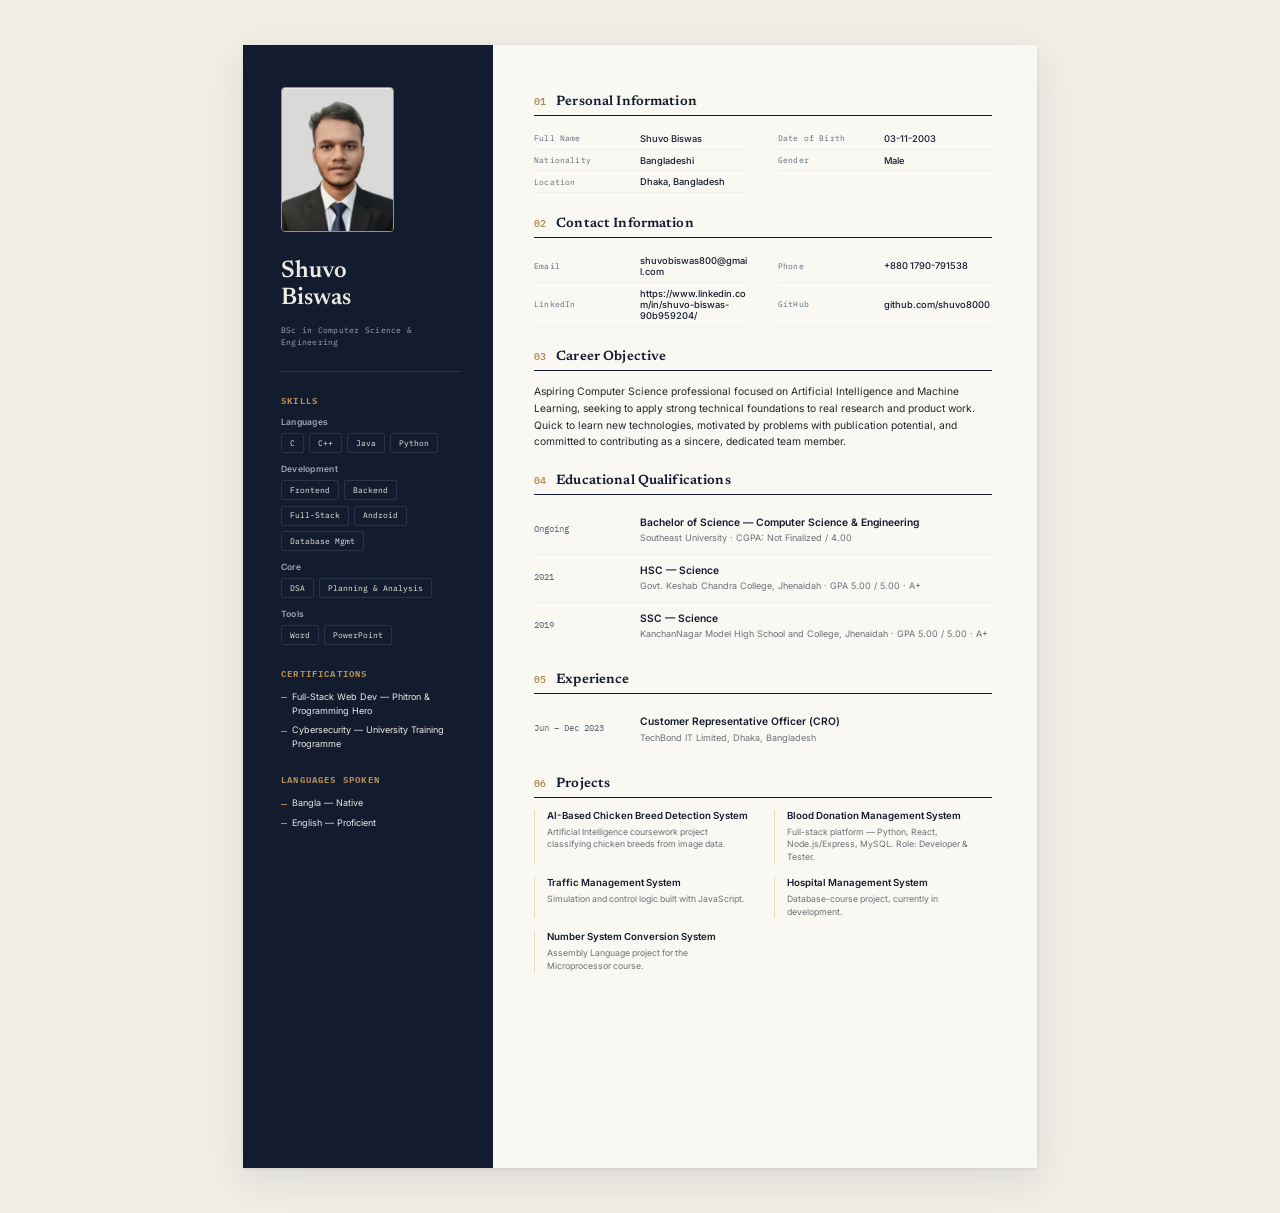
<file: index.html>
<!DOCTYPE html>
<html lang="en">
<head>
  <meta charset="UTF-8">
  <meta name="viewport" content="width=device-width, initial-scale=1.0">

  <title>Shuvo Biswas — CV</title>

  <link rel="preconnect" href="https://fonts.googleapis.com">
  <link rel="preconnect" href="https://fonts.gstatic.com" crossorigin>

  <link
    href="https://fonts.googleapis.com/css2?family=IBM+Plex+Mono:wght@400;500&family=Inter:wght@400;500;600&family=Newsreader:wght@500;600&display=swap"
    rel="stylesheet"
  >

  <link rel="stylesheet" href="style.css">
</head>

<body>

  <div class="page">

    
    <!--Sidebar -->

    <aside class="side">

      <!-- Profile Photo -->
      <div class="pic">
        <img src="./shuvo_img.png" alt="Shuvo Biswas">
      </div>

      <h1 class="nm">Shuvo<br>Biswas</h1>

      <p class="role">
        BSc in Computer Science &amp; Engineering
      </p>


      <!-- Skills -->
      <section class="side-sec" aria-label="Skills">

        <h2 class="side-title">Skills</h2>

        <h3 class="skill">Languages</h3>

        <ul class="tags">
          <li>C</li>
          <li>C++</li>
          <li>Java</li>
          <li>Python</li>
        </ul>


        <h3 class="skill">Development</h3>

        <ul class="tags">
          <li>Frontend</li>
          <li>Backend</li>
          <li>Full-Stack</li>
          <li>Android</li>
          <li>Database Mgmt</li>
        </ul>


        <h3 class="skill">Core</h3>

        <ul class="tags">
          <li>DSA</li>
          <li>Planning &amp; Analysis</li>
        </ul>


        <h3 class="skill">Tools</h3>

        <ul class="tags">
          <li>Word</li>
          <li>PowerPoint</li>
        </ul>

      </section>


      <!-- Certifications -->
      <section class="side-sec" aria-label="Certifications">

        <h2 class="side-title">Certifications</h2>

        <ul class="plain">
          <li>
            Full-Stack Web Dev — Phitron &amp; Programming Hero
          </li>

          <li>
            Cybersecurity — University Training Programme
          </li>
        </ul>

      </section>


      <!-- Languages -->
      <section class="side-sec" aria-label="Language Skill">

        <h2 class="side-title">Languages Spoken</h2>

        <ul class="plain">
          <li>Bangla — Native</li>
          <li>English — Proficient</li>
        </ul>

      </section>

    </aside>


    <!-- Main -->

    <main class="main">


      <!-- Personal Information -->
      <section class="sec" aria-label="Personal Information">

        <h2 class="sec-title">
          <span class="num">01</span>
          Personal Information
        </h2>

        <dl class="info">

          <div class="info-row">
            <dt>Full Name</dt>
            <dd>Shuvo Biswas</dd>
          </div>

          <div class="info-row">
            <dt>Date of Birth</dt>
            <dd>03-11-2003</dd>
          </div>

          <div class="info-row">
            <dt>Nationality</dt>
            <dd>Bangladeshi</dd>
          </div>

          <div class="info-row">
            <dt>Gender</dt>
            <dd>Male</dd>
          </div>

          <div class="info-row">
            <dt>Location</dt>
            <dd>Dhaka, Bangladesh</dd>
          </div>

        </dl>

      </section>


      <!-- Contact Information -->
      <section class="sec" aria-label="Contact Information">

        <h2 class="sec-title">
          <span class="num">02</span>
          Contact Information
        </h2>

        <dl class="info">

          <div class="info-row">
            <dt>Email</dt>
            <dd>shuvobiswas800@gmail.com</dd>
          </div>

          <div class="info-row">
            <dt>Phone</dt>
            <dd>+880 1790-791538</dd>
          </div>

          <div class="info-row">
            <dt>LinkedIn</dt>
            <dd>
              <a
                href="https://www.linkedin.com/in/shuvo-biswas-90b959204/"
                target="_blank"
                rel="noopener noreferrer"
              >
               https://www.linkedin.com/in/shuvo-biswas-90b959204/
              </a>
            </dd>
          </div>

          <div class="info-row">
            <dt>GitHub</dt>
            <dd>
              <a
                href="https://github.com/shuvo8000"
                target="_blank"
                rel="noopener noreferrer"
              >
                github.com/shuvo8000
              </a>
            </dd>
          </div>

        </dl>

      </section>


      <!-- Career Objective -->
      <section class="sec" aria-label="Career Objective">

        <h2 class="sec-title">
          <span class="num">03</span>
          Career Objective
        </h2>

        <p class="objective">
          Aspiring Computer Science professional focused on Artificial Intelligence
          and Machine Learning, seeking to apply strong technical foundations to
          real research and product work. Quick to learn new technologies,
          motivated by problems with publication potential, and committed to
          contributing as a sincere, dedicated team member.
        </p>

      </section>


      <!-- Educational Qualifications -->
      <section class="sec" aria-label="Educational Qualifications">

        <h2 class="sec-title">
          <span class="num">04</span>
          Educational Qualifications
        </h2>


        <!-- BSc -->
        <div class="edu">

          <div>
            <span class="year">Ongoing</span>
          </div>

          <div class="edu-info">

            <h3>
              Bachelor of Science — Computer Science &amp; Engineering
            </h3>

            <p class="sub">
              Southeast University · CGPA: Not Finalized / 4.00
            </p>

          </div>

        </div>


        <!-- HSC -->
        <div class="edu">

          <div>
            <span class="year">2021</span>
          </div>

          <div class="edu-info">

            <h3>
              HSC — Science
            </h3>

            <p class="sub">
              Govt. Keshab Chandra College, Jhenaidah ·
              GPA 5.00 / 5.00 · A+
            </p>

          </div>

        </div>


        <!-- SSC -->
        <div class="edu">

          <div>
            <span class="year">2019</span>
          </div>

          <div class="edu-info">

            <h3>
              SSC — Science
            </h3>

            <p class="sub">
              KanchanNagar Model High School and College, Jhenaidah ·
              GPA 5.00 / 5.00 · A+
            </p>

          </div>

        </div>

      </section>


      <!-- Experience -->
      <section class="sec" aria-label="Experience">

        <h2 class="sec-title">
          <span class="num">05</span>
          Experience
        </h2>

        <div class="exp">

          <div>
            <span class="year">Jun – Dec 2023</span>
          </div>

          <div class="edu-info">

            <h3>
              Customer Representative Officer (CRO)
            </h3>

            <p class="sub">
              TechBond IT Limited, Dhaka, Bangladesh
            </p>

          </div>

        </div>

      </section>


      <!-- Projects -->
      <section class="sec" aria-label="Projects">

        <h2 class="sec-title">
          <span class="num">06</span>
          Projects
        </h2>

        <div class="projects">


          <div class="project">

            <h3>
              AI-Based Chicken Breed Detection System
            </h3>

            <p>
              Artificial Intelligence coursework project classifying
              chicken breeds from image data.
            </p>

          </div>


          <div class="project">

            <h3>
              Blood Donation Management System
            </h3>

            <p>
              Full-stack platform — Python, React,
              Node.js/Express, MySQL. Role: Developer &amp; Tester.
            </p>

          </div>


          <div class="project">

            <h3>
              Traffic Management System
            </h3>

            <p>
              Simulation and control logic built with JavaScript.
            </p>

          </div>


          <div class="project">

            <h3>
              Hospital Management System
            </h3>

            <p>
              Database-course project, currently in development.
            </p>

          </div>


          <div class="project">

            <h3>
              Number System Conversion System
            </h3>

            <p>
              Assembly Language project for the Microprocessor course.
            </p>

          </div>


        </div>

      </section>

    </main>

  </div>

</body>
</html>
</file>
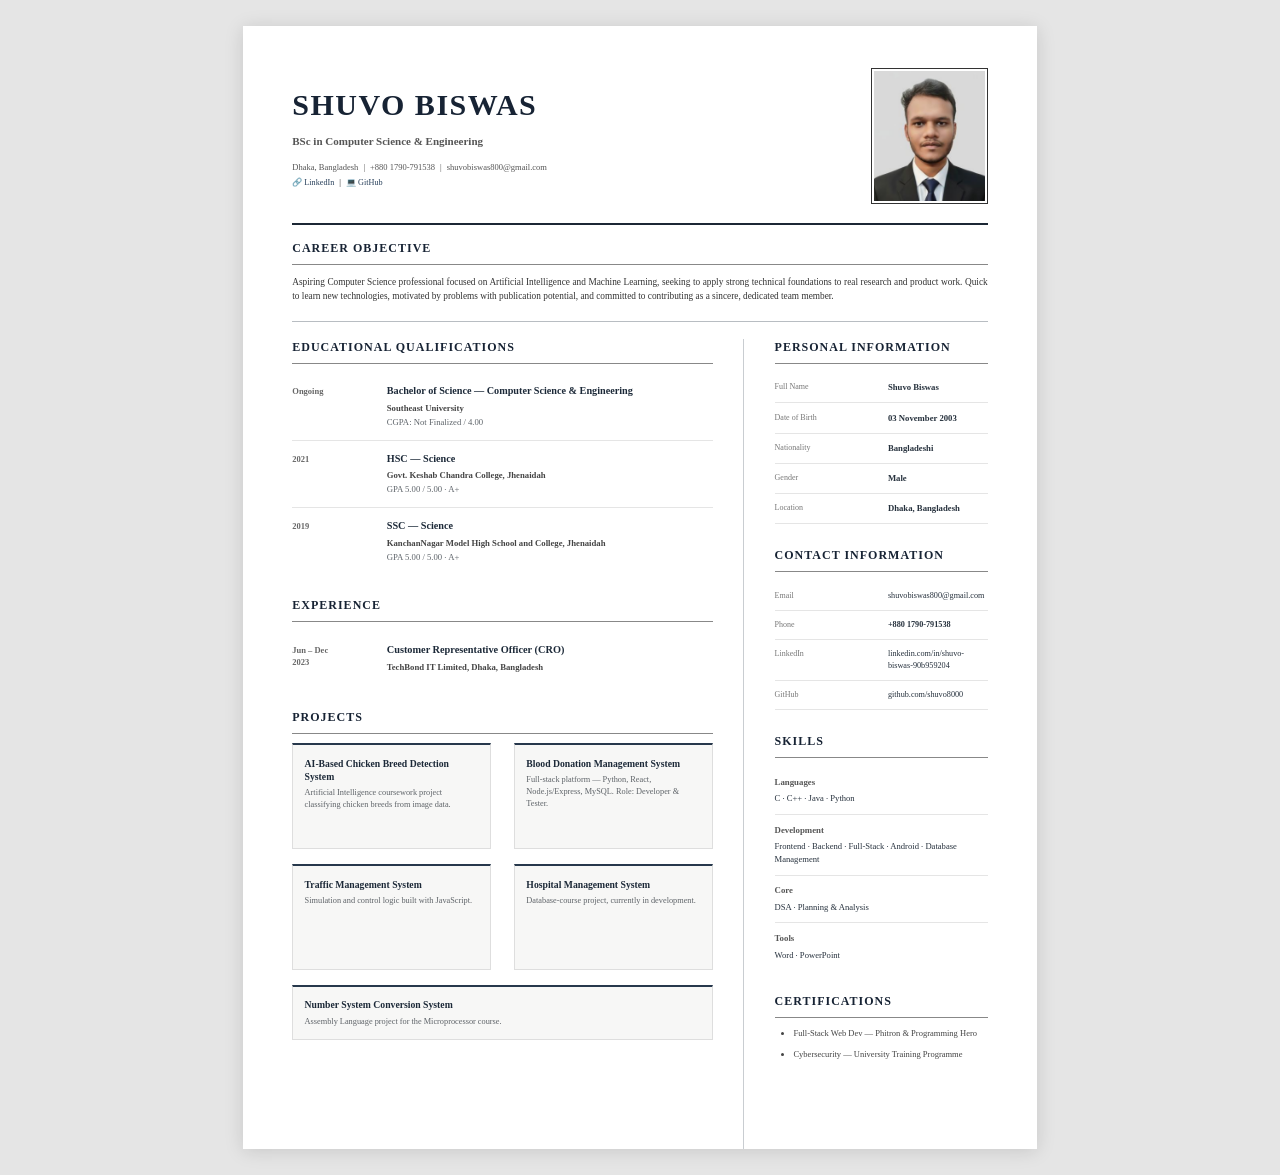
<file: CV-2/index.html>
<!DOCTYPE html>
<html lang="en">

<head>
    <meta charset="UTF-8">
    <meta name="viewport" content="width=device-width, initial-scale=1.0">

    <title>Shuvo Biswas - CV</title>

    <link rel="stylesheet" href="style.css">
</head>

<body>

<div class="cv">

    <!-- header -->

    <header class="header">

        <div class="header-content">

            <h1>SHUVO BISWAS</h1>

            <p class="degree">
                BSc in Computer Science &amp; Engineering
            </p>

            <div class="contact-line">

                <span>Dhaka, Bangladesh</span>
                <span>|</span>
                <span>+880 1790-791538</span>
                <span>|</span>
                <span>shuvobiswas800@gmail.com</span>

            </div>
<div class="links">

    <a 
        href="https://www.linkedin.com/in/shuvo-biswas-90b959204/"
        target="_blank"
        rel="noopener noreferrer"
    >
        🔗 LinkedIn
    </a>

    <span>|</span>

    <a
        href="https://github.com/shuvo8000"
        target="_blank"
        rel="noopener noreferrer"
    >
        💻 GitHub
    </a>

</div>
        </div>


        <div class="photo">

            <img
                src="./shuvo_img.png"
                alt="Shuvo Biswas"
            >

        </div>

    </header>


    <!--career object -->

    <section class="objective-section">

        <h2>CAREER OBJECTIVE</h2>

        <p>
            Aspiring Computer Science professional focused on Artificial
            Intelligence and Machine Learning, seeking to apply strong
            technical foundations to real research and product work. Quick
            to learn new technologies, motivated by problems with publication
            potential, and committed to contributing as a sincere, dedicated
            team member.
        </p>

    </section>


    <!-- main -->

    <div class="main-grid">


        <!-- left column -->

        <main class="left-column">


            <!-- education -->

            <section class="section">

                <h2>EDUCATIONAL QUALIFICATIONS</h2>


                <div class="education-item">

                    <div class="date">
                        Ongoing
                    </div>

                    <div class="details">

                        <h3>
                            Bachelor of Science — Computer Science &amp; Engineering
                        </h3>

                        <p class="institution">
                            Southeast University
                        </p>

                        <p>
                            CGPA: Not Finalized / 4.00
                        </p>

                    </div>

                </div>


                <div class="education-item">

                    <div class="date">
                        2021
                    </div>

                    <div class="details">

                        <h3>
                            HSC — Science
                        </h3>

                        <p class="institution">
                            Govt. Keshab Chandra College, Jhenaidah
                        </p>

                        <p>
                            GPA 5.00 / 5.00 · A+
                        </p>

                    </div>

                </div>


                <div class="education-item">

                    <div class="date">
                        2019
                    </div>

                    <div class="details">

                        <h3>
                            SSC — Science
                        </h3>

                        <p class="institution">
                            KanchanNagar Model High School and College, Jhenaidah
                        </p>

                        <p>
                            GPA 5.00 / 5.00 · A+
                        </p>

                    </div>

                </div>

            </section>


            <!-- experience -->

            <section class="section">

                <h2>EXPERIENCE</h2>

                <div class="experience-item">

                    <div class="date">
                        Jun – Dec<br>
                        2023
                    </div>

                    <div class="details">

                        <h3>
                            Customer Representative Officer (CRO)
                        </h3>

                        <p class="institution">
                            TechBond IT Limited, Dhaka, Bangladesh
                        </p>

                    </div>

                </div>

            </section>


            <!-- projects -->

            <section class="section projects-section">

                <h2>PROJECTS</h2>


                <div class="projects-grid">


                    <!-- Project 1 -->

                    <article class="project">

                        <h3>
                            AI-Based Chicken Breed Detection System
                        </h3>

                        <p>
                            Artificial Intelligence coursework project
                            classifying chicken breeds from image data.
                        </p>

                    </article>


                    <!-- Project 2 -->

                    <article class="project">

                        <h3>
                            Blood Donation Management System
                        </h3>

                        <p>
                            Full-stack platform — Python, React,
                            Node.js/Express, MySQL. Role: Developer &amp; Tester.
                        </p>

                    </article>


                    <!-- Project 3 -->

                    <article class="project">

                        <h3>
                            Traffic Management System
                        </h3>

                        <p>
                            Simulation and control logic built with JavaScript.
                        </p>

                    </article>


                    <!-- Project 4 -->

                    <article class="project">

                        <h3>
                            Hospital Management System
                        </h3>

                        <p>
                            Database-course project, currently in development.
                        </p>

                    </article>


                    <!-- Project 5 -->

                    <article class="project project-wide">

                        <h3>
                            Number System Conversion System
                        </h3>

                        <p>
                            Assembly Language project for the Microprocessor
                            course.
                        </p>

                    </article>

                </div>

            </section>


        </main>


        <!-- Right column -->

        <aside class="right-column">


            <!-- personal information -->

            <section class="section">

                <h2>PERSONAL INFORMATION</h2>


                <div class="personal-item">

                    <span>Full Name</span>

                    <strong>
                        Shuvo Biswas
                    </strong>

                </div>


                <div class="personal-item">

                    <span>Date of Birth</span>

                    <strong>
                        03 November 2003
                    </strong>

                </div>


                <div class="personal-item">

                    <span>Nationality</span>

                    <strong>
                        Bangladeshi
                    </strong>

                </div>


                <div class="personal-item">

                    <span>Gender</span>

                    <strong>
                        Male
                    </strong>

                </div>


                <div class="personal-item">

                    <span>Location</span>

                    <strong>
                        Dhaka, Bangladesh
                    </strong>

                </div>

            </section>



            <!-- contact information -->

            <section class="section">

                <h2>CONTACT INFORMATION</h2>


                <div class="contact-item">

                    <span>Email</span>

                    <a href="mailto:shuvobiswas800@gmail.com">
                        shuvobiswas800@gmail.com
                    </a>

                </div>


                <div class="contact-item">

                    <span>Phone</span>

                    <strong>
                        +880 1790-791538
                    </strong>

                </div>


                <div class="contact-item">

                    <span>LinkedIn</span>

                    <a
                        href="https://www.linkedin.com/in/shuvo-biswas-90b959204/"
                        target="_blank"
                        rel="noopener noreferrer"
                    >
                        linkedin.com/in/shuvo-biswas-90b959204
                    </a>

                </div>


                <div class="contact-item">

                    <span>GitHub</span>

                    <a
                        href="https://github.com/shuvo8000"
                        target="_blank"
                        rel="noopener noreferrer"
                    >
                        github.com/shuvo8000
                    </a>

                </div>

            </section>


            <!-- skills -->

            <section class="section">

                <h2>SKILLS</h2>


                <div class="skill-group">

                    <h3>Languages</h3>

                    <p>
                        C · C++ · Java · Python
                    </p>

                </div>


                <div class="skill-group">

                    <h3>Development</h3>

                    <p>
                        Frontend · Backend · Full-Stack · Android ·
                        Database Management
                    </p>

                </div>


                <div class="skill-group">

                    <h3>Core</h3>

                    <p>
                        DSA · Planning & Analysis
                    </p>

                </div>


                <div class="skill-group">

                    <h3>Tools</h3>

                    <p>
                        Word · PowerPoint
                    </p>

                </div>

            </section>


            <!-- Certifications -->

            <section class="section">

                <h2>CERTIFICATIONS</h2>

                <ul>

                    <li>
                        Full-Stack Web Dev — Phitron & Programming Hero
                    </li>

                    <li>
                        Cybersecurity — University Training Programme
                    </li>

                </ul>

            </section>



            <!-- language spoken -->

            
<!-- 
<section class="section">

    <h2>LANGUAGES SPOKEN</h2>

    <ul>

        <li>
            Bangla — Native
        </li>

        <li>
            English — Proficient
        </li>

    </ul>

</section> -->


        </aside>

    </div>

</div>

</body>
</html>
</file>
<file: style.css>
:root {
  --ink: #131B2E;
  --ink-soft: #29344A;
  --paper: #FAF8F3;
  --paper-dim: #F1EEE6;
  --brass: #B08D57;
  --brass-soft: #E7D9BE;
  --slate: #5C6B7A;
  --text: #23262B;
  --text-dim: #6B7076;
  --on-dark: #EDEAE2;
  --on-dark-dim: #9CA6B5;

  --serif: "Newsreader", Georgia, serif;
  --sans: "Inter", -apple-system, "Segoe UI", sans-serif;
  --mono: "IBM Plex Mono", "Courier New", monospace;
}

* {
  margin: 0;
  padding: 0;
  box-sizing: border-box;
}

html,
body {
  background: var(--paper-dim);
  font-family: var(--sans);
  color: var(--text);
  -webkit-font-smoothing: antialiased;
}


/* page */

.page {
  width: 210mm;
  min-height: 297mm;
  margin: 12mm auto;
  background: var(--paper);

  display: grid;
  grid-template-columns: 66mm 1fr;

  box-shadow:
    0 1px 3px rgba(19, 27, 46, .08),
    0 12px 40px rgba(19, 27, 46, .10);
}


/* sidebar*/

.side {
  background: var(--ink);
  color: var(--on-dark);

  padding: 11mm 8mm 8mm 10mm;
}


/* profile photo*/

.pic {
  width: 30mm;
 

  border-radius: 4px;
  border: 1px solid var(--brass);

  overflow: hidden;

  margin-bottom: 7mm;
}

.pic img {
  width: 100%;
  height: 100%;

  object-fit: cover;
  display: block;
}


/* Name */

.nm {
  font-family: var(--serif);
  font-weight: 600;

  font-size: 24px;
  line-height: 1.12;

  color: var(--on-dark);

  margin-bottom: 3mm;
}


/* role */

.role {
  font-family: var(--mono);

  font-size: 8.3px;
  letter-spacing: .03em;

  color: var(--on-dark-dim);

  line-height: 1.5;

  padding-bottom: 6mm;

  border-bottom: 1px solid var(--ink-soft);

  margin-bottom: 6mm;
}


/* sidebar section */

.side-sec {
  margin-bottom: 6mm;
}

.side-sec:last-child {
  margin-bottom: 0;
}

.side-title {
  font-family: var(--mono);

  font-size: 8.5px;
  letter-spacing: .14em;

  text-transform: uppercase;

  color: var(--brass);

  margin-bottom: 3mm;
}


/* skills */

.skill {
  font-family: var(--sans);

  font-weight: 600;
  font-size: 8.6px;

  color: var(--on-dark-dim);

  letter-spacing: .03em;

  margin: 3mm 0 1.6mm;
}

.skill:first-of-type {
  margin-top: 0;
}

.tags {
  list-style: none;

  display: flex;
  flex-wrap: wrap;

  gap: 1.4mm;
}

.tags li {
  font-family: var(--mono);

  font-size: 8px;

  padding: 1mm 2.1mm;

  border: 1px solid var(--ink-soft);
  border-radius: 2px;

  color: var(--on-dark);

  line-height: 1.3;
}


/* certification/language */

.plain {
  list-style: none;
}

.plain li {
  position: relative;

  padding-left: 3mm;

  font-size: 9px;
  line-height: 1.55;

  color: var(--on-dark);

  margin-bottom: 1.4mm;
}

.plain li::before {
  content: "";

  position: absolute;

  left: 0;
  top: 1.9mm;

  width: 1.6mm;
  height: 1px;

  background: var(--brass);
}


/* main */

.main {
  padding: 12mm 12mm 10mm 11mm;
}

.sec {
  margin-bottom: 5.2mm;
}

.sec:last-child {
  margin-bottom: 0;
}


/*section title */

.sec-title {
  display: flex;
  align-items: baseline;

  gap: 2.5mm;

  font-family: var(--serif);
  font-weight: 600;

  font-size: 13.5px;

  color: var(--ink);

  letter-spacing: .01em;

  padding-bottom: 1.6mm;
  margin-bottom: 3.2mm;

  border-bottom: 1.4px solid var(--ink);
}

.num {
  font-family: var(--mono);

  font-size: 9.5px;

  color: var(--brass);

  letter-spacing: .03em;
}


/* personal and contact */

.info {
  display: grid;

  grid-template-columns: 1fr 1fr;

  column-gap: 8mm;
  row-gap: 0;
}

.info-row {
  display: grid;

  grid-template-columns: 26mm 1fr;

  column-gap: 2mm;

  padding: 1.3mm 0;

  border-bottom: 1px solid var(--paper-dim);
}

.info-row dt {
  font-family: var(--mono);

  font-size: 8px;

  letter-spacing: .02em;

  color: var(--slate);

  align-self: center;
}

.info-row dd {
  font-size: 9.3px;

  font-weight: 500;

  color: var(--ink);

  word-break: break-word;

  align-self: center;
}

.info-row a {
  color: var(--ink);

  text-decoration: none;
}

.info-row a:hover {
  color: var(--brass);
}


/* Objective*/

.objective {
  font-size: 10.3px;

  line-height: 1.62;

  color: var(--text);

  max-width: 150mm;
}


/*Education */

.edu,
.exp {
  display: grid;

  grid-template-columns: 24mm 1fr;

  column-gap: 4mm;

  padding: 2.4mm 0;
}

.edu + .edu {
  border-top: 1px solid var(--paper-dim);
}

.year {
  font-family: var(--mono);

  font-size: 8.6px;

  color: var(--slate);

  padding-top: .3mm;
}

.edu-info h3 {
  font-family: var(--sans);

  font-weight: 600;

  font-size: 10.3px;

  color: var(--ink);

  line-height: 1.35;
}

.sub {
  font-size: 9px;

  color: var(--text-dim);

  margin-top: .6mm;

  line-height: 1.4;
}


/* project */

.projects {
  display: grid;

  grid-template-columns: 1fr 1fr;

  gap: 3.4mm 6mm;
}

.project {
  padding-left: 3.2mm;

  border-left: 1.4px solid var(--brass-soft);
}

.project h3 {
  font-family: var(--sans);

  font-weight: 600;

  font-size: 9.7px;

  color: var(--ink);

  line-height: 1.3;

  margin-bottom: .8mm;
}

.project p {
  font-size: 8.7px;

  line-height: 1.48;

  color: var(--text-dim);
}
</file>
<file: CV-2/style.css>
* {
    margin: 0;
    padding: 0;
    box-sizing: border-box;
}




/* page */

html,
body {
    background: #e5e5e5;
}

body {
    font-family: "Times New Roman", Times, serif;

    color: #222;

    line-height: 1.45;
}




/*  a4 */

.cv {
    width: 210mm;
    height: 297mm;

    margin: 7mm auto;

    padding: 11mm 13mm;

    background: #ffffff;

    box-shadow:
        0 2px 18px rgba(0, 0, 0, 0.13);

    overflow: hidden;
}




/* header */

.header {

    display: flex;

    justify-content: space-between;

    align-items: center;

    min-height: 40mm;

    padding-bottom: 5mm;

    border-bottom: 2px solid #1c2735;
}


.header-content {
    flex: 1;
}


.header-content h1 {

    font-family: "Times New Roman", Times, serif;

    font-size: 30px;

    font-weight: 700;

    letter-spacing: 1.5px;

    color: #172334;

    margin-bottom: 2mm;
}


.degree {

    font-size: 11px;

    font-weight: 600;

    color: #555;

    margin-bottom: 3mm;
}


.contact-line {

    display: flex;

    flex-wrap: wrap;

    gap: 5px;

    font-size: 8.5px;

    color: #555;

    margin-bottom: 1mm;
}


.links {

    display: flex;

    flex-wrap: wrap;

    gap: 5px;

    font-size: 8.2px;
}


.links a {

    color: #263e59;

    text-decoration: none;

    word-break: break-word;
}


.links a:hover {

    text-decoration: underline;
}




/* img */

.photo {

    width: 31mm;

    height: 36mm;

    margin-left: 10mm;

    padding: 2px;

    border: 1px solid #333;

    flex-shrink: 0;
}


.photo img {

    width: 100%;

    height: 100%;

    object-fit: cover;

    display: block;
}





/* career obj */

.objective-section {

    padding: 4mm 0 4.5mm;

    border-bottom: 1px solid #b8bdc2;
}


.objective-section h2,
.section h2 {

    font-size: 12px;

    font-weight: 700;

    letter-spacing: 1px;

    text-transform: uppercase;

    color: #172334;

    padding-bottom: 1.8mm;

    margin-bottom: 2.5mm;

    border-bottom: 1px solid #888;
}


.objective-section p {

    font-size: 9.3px;

    line-height: 1.55;

    color: #333;

    text-align: justify;
}





/* main grid  */

.main-grid {

    display: grid;

    grid-template-columns: 65% 35%;

    margin-top: 4.5mm;

    min-height: 220mm;
}


.left-column {

    padding-right: 8mm;

    border-right: 1px solid #c9cdd1;
}


.right-column {

    padding-left: 8mm;
}




.section {

    margin-bottom: 6mm;
}


.section:last-child {

    margin-bottom: 0;
}






/* Education */

.education-item {

    display: grid;

    grid-template-columns: 20mm 1fr;

    gap: 5mm;

    padding: 3mm 0;

    border-bottom: 1px solid #e5e5e5;
}


.education-item:last-child {

    border-bottom: none;
}


.date {

    font-size: 8.5px;

    font-weight: 600;

    color: #666;

    padding-top: .5mm;

    line-height: 1.4;
}


.details h3 {

    font-size: 10.2px;

    font-weight: 700;

    color: #1c2938;

    line-height: 1.35;

    margin-bottom: 1mm;
}


.details p {

    font-size: 8.7px;

    color: #5e646a;

    line-height: 1.4;
}


.institution {

    font-weight: 600;

    color: #444 !important;

    margin-bottom: .5mm;
}







/* experience */

.experience-item {

    display: grid;

    grid-template-columns: 20mm 1fr;

    gap: 5mm;

    padding: 3mm 0;

}


.experience-item .details h3 {

    font-size: 10.3px;
}


.experience-item .details p {

    font-size: 8.7px;
}






/* projects */

.projects-grid {

    display: grid;

    grid-template-columns: 1fr 1fr;

    gap: 4mm 6mm;
}


.project {

    min-height: 28mm;

    padding: 3mm;

    background: #f7f7f6;

    border: 1px solid #dedede;

    border-top: 2px solid #27384c;
}


.project-wide {

    grid-column: 1 / -1;

    min-height: auto;
}


.project h3 {

    font-size: 9.7px;

    font-weight: 700;

    color: #1c2938;

    line-height: 1.35;

    margin-bottom: 1.2mm;
}


.project p {

    font-size: 8.3px;

    line-height: 1.45;

    color: #5e6368;
}


/* right column  */

.right-column .section {

    margin-bottom: 6mm;
}


/* personal info */

.personal-item {

    display: grid;

    grid-template-columns: 28mm 1fr;

    gap: 2mm;

    padding: 2.2mm 0;

    border-bottom: 1px solid #e5e5e5;
}


.personal-item span,
.contact-item span {

    font-size: 8px;

    color: #777;
}


.personal-item strong {

    font-size: 8.7px;

    font-weight: 600;

    color: #26313d;
}


/*contact */

.contact-item {

    display: grid;

    grid-template-columns: 28mm 1fr;

    gap: 2mm;

    padding: 2.2mm 0;

    border-bottom: 1px solid #e5e5e5;
}


.contact-item strong,
.contact-item a {

    font-size: 8.2px;

    line-height: 1.4;

    color: #26313d;

    text-decoration: none;

    word-break: break-word;
}


.contact-item a:hover {

    text-decoration: underline;
}


/* skils*/

.skill-group {

    padding: 2.3mm 0;

    border-bottom: 1px solid #e5e5e5;
}


.skill-group:last-child {

    border-bottom: none;
}


.skill-group h3 {

    font-size: 8.8px;

    font-weight: 700;

    color: #555;

    margin-bottom: 1mm;
}


.skill-group p {

    font-size: 8.6px;

    line-height: 1.5;

    color: #26313d;
}


/* list*/

.section ul {

    padding-left: 5mm;
}


.section li {

    font-size: 8.5px;

    line-height: 1.55;

    color: #444;

    margin-bottom: 2mm;
}
</file>
